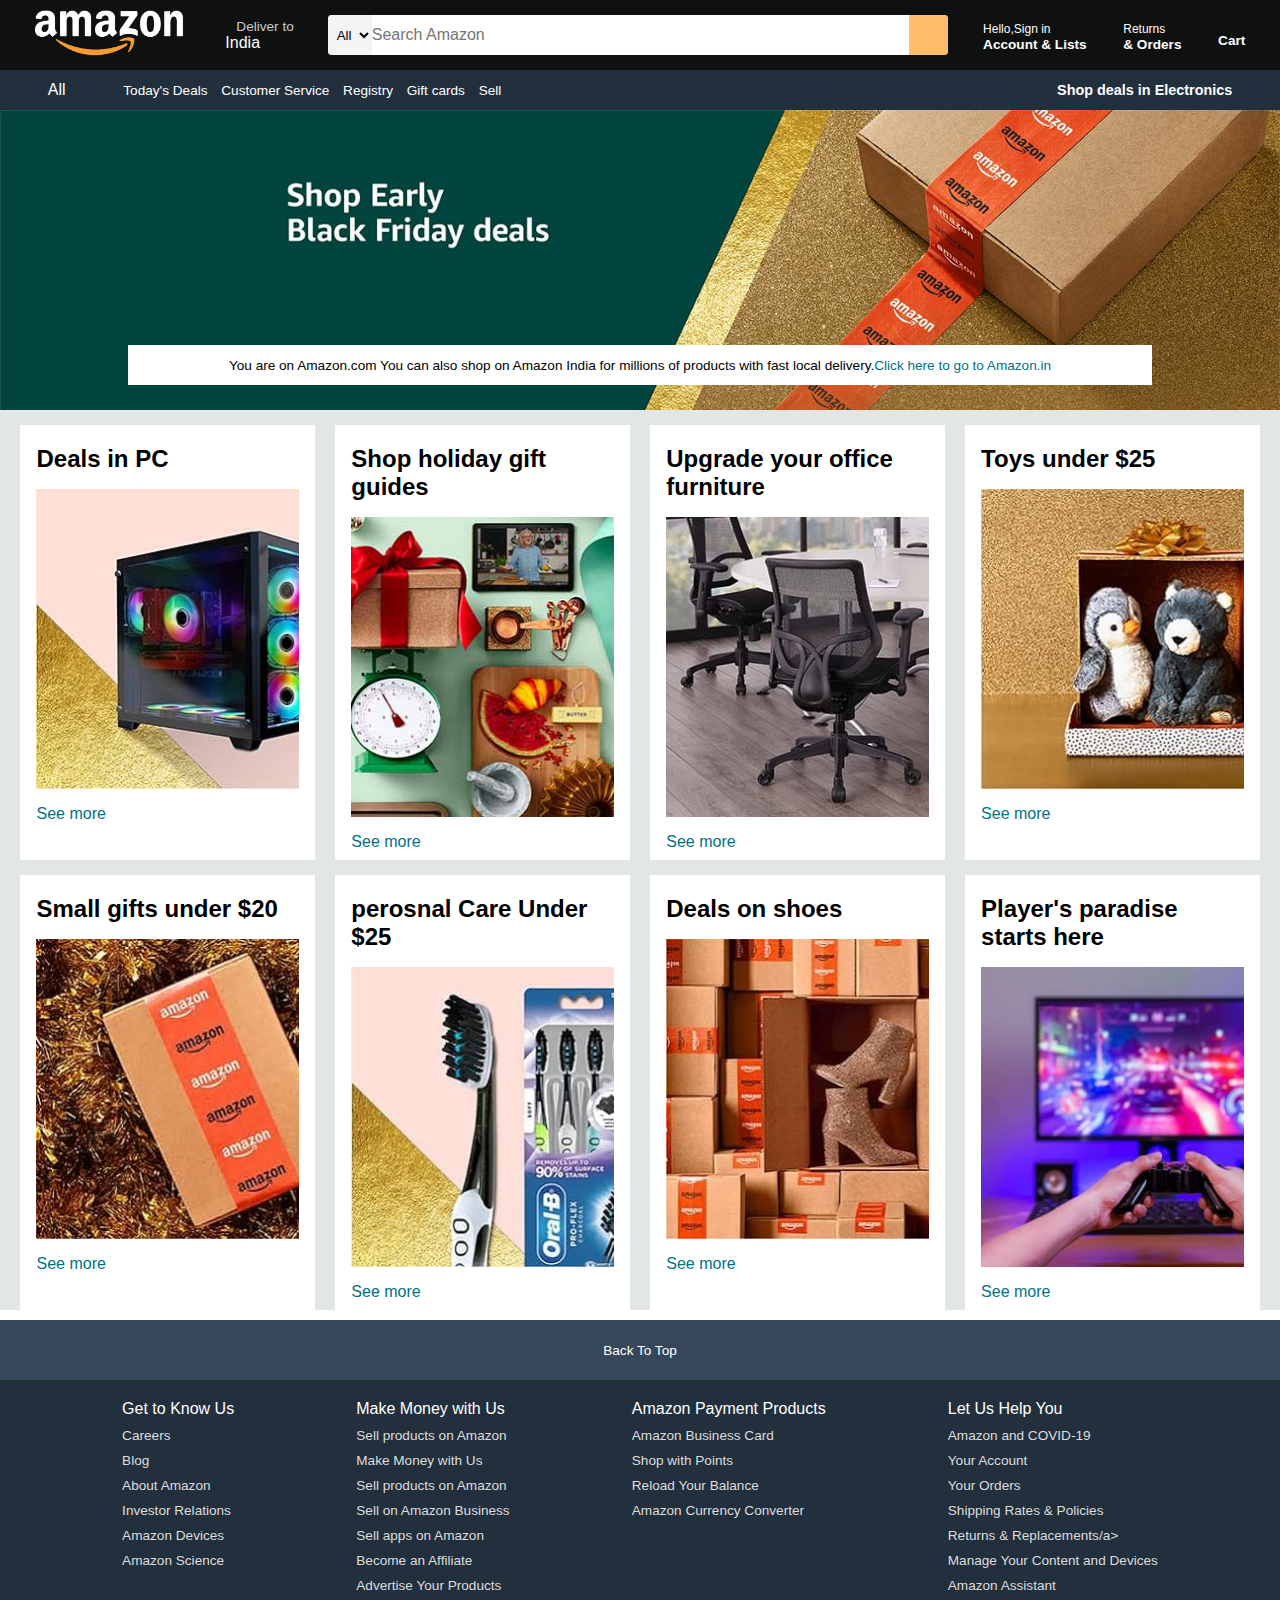
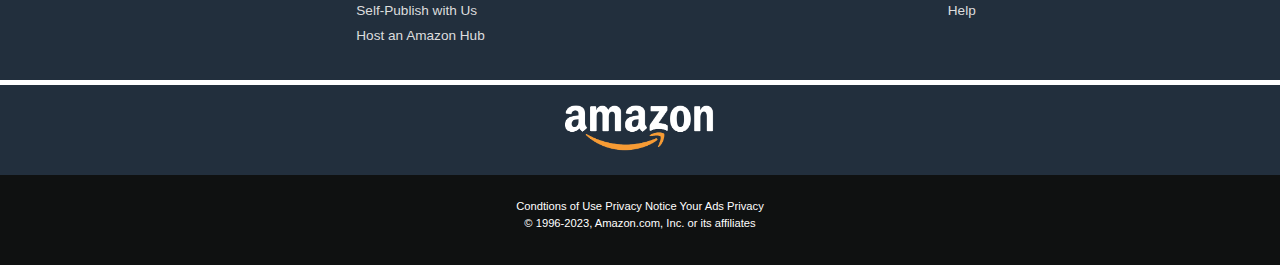
<file: Front_End_Web_Development_Projects/Amazon Clone/index.html>
<!DOCTYPE html>
<html lang="en">

<head>
    <meta charset="UTF-8">
    <meta name="viewport" content="width=device-width, initial-scale=1.0">
    <link rel="stylesheet" href="style.css">
    <link rel="stylesheet" href="https://cdnjs.cloudflare.com/ajax/libs/font-awesome/6.4.2/css/all.min.css"
        integrity="sha512-z3gLpd7yknf1YoNbCzqRKc4qyor8gaKU1qmn+CShxbuBusANI9QpRohGBreCFkKxLhei6S9CQXFEbbKuqLg0DA=="
        crossorigin="anonymous" referrerpolicy="no-referrer" />
    <title>Amazon</title>
</head>

<body>
    <header>
        <div class="navbar">
            <div class="nav-logo border">
                <div class="logo"></div>
            </div>
            <div class="nav-address border">
                <p class="add-del">Deliver to</p>
                <div class="add-icon">
                    <i class="fa-solid fa-location-dot"></i>
                    <p class="add-place">India</p>
                </div>
            </div>

            <div class="nav-search">
                <select class="search-select">
                    <option value="">All</option>
                </select>
                <input placeholder="Search Amazon" type="text" class="search-input">
                <div class="search-icon"><i class="fa-solid fa-magnifying-glass"></i></div>
            </div>

            <div class="nav-signin border">
                <p><span>Hello,Sign in</span></p>
                <p class="nav-second">Account & Lists</p>
            </div>

            <div class="nav-return border">
                <p><span>Returns</span></p>
                <p class="nav-second">& Orders</p>
            </div>

            <div class="nav-cart border">
                <i class="fa-solid fa-cart-shopping"></i>
                Cart
            </div>
        </div>
        <div class="panel">
            <div class="panel-all">
                <i class="fa-solid fa-bars"></i>
                All
            </div>
            <div class="panel-ops">
                <p>Today's Deals</p>
                <p>Customer Service</p>
                <p>Registry</p>
                <p>Gift cards</p>
                <p>Sell</p>
            </div>
            <div class="panel-deals">
                Shop deals in Electronics
            </div>
        </div>
    </header>

    <div class="hero-section">
        <div class="hero-msg">You are on Amazon.com You can also shop on Amazon India for millions of products with fast
            local delivery. <a href="">Click here to go to Amazon.in</a></div>
    </div>

    <div class="shop-section">
        <div class="box1 box">
            <div class="box-content">
                <h2>Deals in PC</h2>
                <div class="box-img" style="background-image: url('./resources/dealsinpc.jpg');"></div>
                <p>See more</p>
            </div>
        </div>
        <div class="box2 box">
            <div class="box-content">
                <h2>Shop holiday gift guides</h2>
                <div class="box-img" style="background-image: url('./resources/giftguides.jpg');"></div>
                <p>See more</p>
            </div>
        </div>
        <div class="box3 box">
            <div class="box-content">
                <h2>Upgrade your office furniture</h2>
                <div class="box-img" style="background-image: url('./resources/officefunrniture.jpg');"></div>
                <p>See more</p>
            </div>
        </div>
        <div class="box4 box">
            <div class="box-content">
                <h2>Toys under $25</h2>
                <div class="box-img" style="background-image: url('./resources/under25.jpg');"></div>
                <p>See more</p>
            </div>
        </div>
        <div class="box5 box">
            <div class="box-content">
                <h2>Small gifts under $20</h2>
                <div class="box-img" style="background-image: url('./resources/under20.jpg');"></div>
                <p>See more</p>
            </div>
        </div>
        <div class="box6 box">
            <div class="box-content">
                <h2>perosnal Care Under $25</h2>
                <div class="box-img" style="background-image: url('./resources/personalcare.jpg');"></div>
                <p>See more</p>
            </div>
        </div>
        <div class="box7 box">
            <div class="box-content">
                <h2>Deals on shoes</h2>
                <div class="box-img" style="background-image: url('./resources/dealsonshoes.jpg');"></div>
                <p>See more</p>
            </div>
        </div>
        <div class="box8 box">
            <div class="box-content">
                <h2>Player's paradise starts here</h2>
                <div class="box-img" style="background-image: url('./resources/gaming.jpg');"></div>
                <p>See more</p>
            </div>
        </div>
    </div>

    <footer>
        <div class="foot-panel1">
            Back To Top
        </div>

        <div class="foot-panel2">
            <ul>
                <p>Get to Know Us</p>
                <a>Careers</a>
                <a>Blog</a>
                <a>About Amazon</a>
                <a>Investor Relations</a>
                <a>Amazon Devices</a>
                <a>Amazon Science</a>
            </ul>
            <ul>
                <p>Make Money with Us</p>
                <a>Sell products on Amazon</a>
                <a>Make Money with Us</a>
                <a>Sell products on Amazon</a>
                <a>Sell on Amazon Business</a>
                <a>Sell apps on Amazon</a>
                <a>Become an Affiliate</a>
                <a>Advertise Your Products</a>
                <a>Self-Publish with Us</a>
                <a>Host an Amazon Hub</a>
            </ul>
            <ul>
                <p>Amazon Payment Products</p>
                <a>Amazon Business Card</a>
                <a>Shop with Points</a>
                <a>Reload Your Balance</a>
                <a>Amazon Currency Converter</a>
            </ul>
            <ul>
                <p>Let Us Help You</p>
                <a>Amazon and COVID-19</a>
                <a>Your Account</a>
                <a>Your Orders</a>
                <a>Shipping Rates & Policies</a>
                <a>Returns & Replacements/a>
                <a>Manage Your Content and Devices</a>
                <a>Amazon Assistant</a>
                <a>Help</a>
            </ul>
        </div>

        <div class="foot-panel3">
            <div class="logo"></div>
        </div>

        <div class="foot-panel4">
            <div class="pages">
                <a>Condtions of Use</a>
                <a>Privacy Notice</a>
                <a>Your Ads Privacy</a>
            </div>
            <div class="copyright">
                © 1996-2023, Amazon.com, Inc. or its affiliates
            </div>
        </div>
    </footer>
</body>
</html>
</file>
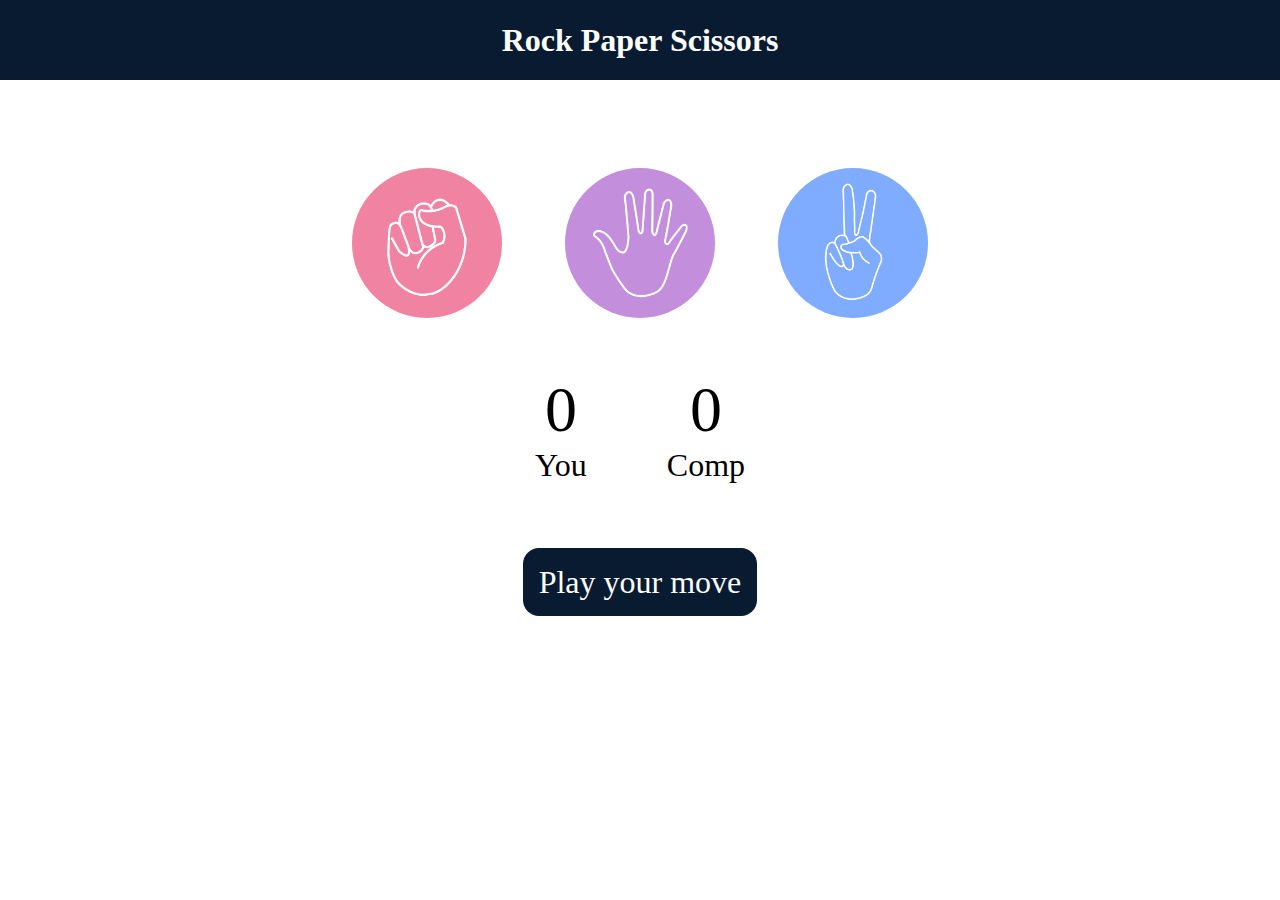
<file: Front_End_Web_Development_Projects/Rock Paper Scissors/index.html>
<!DOCTYPE html>
<html lang="en">
<head>
    <meta charset="UTF-8" />
    <meta name="viewport" content="width=device-width, initial-scale=1.0" />
    <title>Rock Paper Scissors Game</title>
    <link rel="stylesheet" href="style.css" />
</head>
<body>
    <h1>Rock Paper Scissors</h1>
    <div class="choices">
        <div class="choice" id="rock">
            <img src="./images/rock.png" />
        </div>
        <div class="choice" id="paper">
            <img src="./images/paper.png" />
        </div>
        <div class="choice" id="scissors">
            <img src="./images/scissors.png" />
        </div>
    </div>

    <div class="score-board">
        <div class="score">
            <p id="user-score">0</p>
            <p>You</p>
        </div>
        <div class="score">
            <p id="comp-score">0</p>
            <p>Comp</p>
        </div>
    </div>

    <div class="msg-container">
        <p id="msg">Play your move</p>
    </div>
    <script src="app.js"></script>
</body>

</html>
</file>
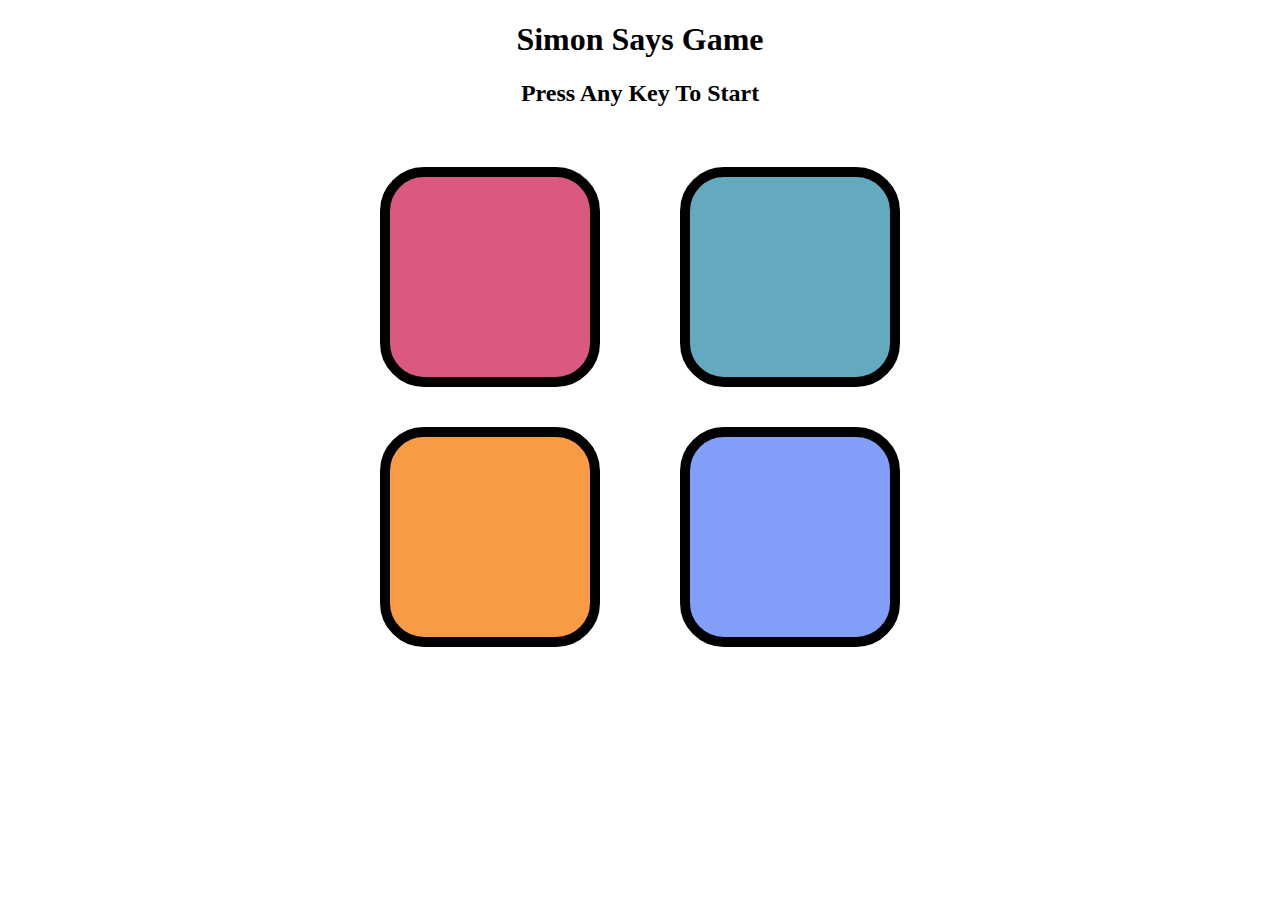
<file: Front_End_Web_Development_Projects/Simon Game/index.html>
<!DOCTYPE html>
<html lang="en">

<head>
    <meta charset="UTF-8">
    <meta name="viewport" content="width=device-width, initial-scale=1.0">
    <title>Simon Says Game</title>
    <link rel="stylesheet" href="style.css">
</head>

<body>
    <h1>Simon Says Game</h1>
    <h2>Press Any Key To Start</h2>
    <div class="btn-container">
        <div class="line-one">
            <div class="btn red" type="button" id="red"></div>
            <div class="btn yellow" type="button" id="yellow"></div>
        </div>
        <div class="line-two">
            <div class="btn green" type="button" id="green"></div>
            <div class="btn purple" type="button" id="purple"></div>
        </div>
    </div>
    <script src="app.js"></script>
</body>
</html>
</file>
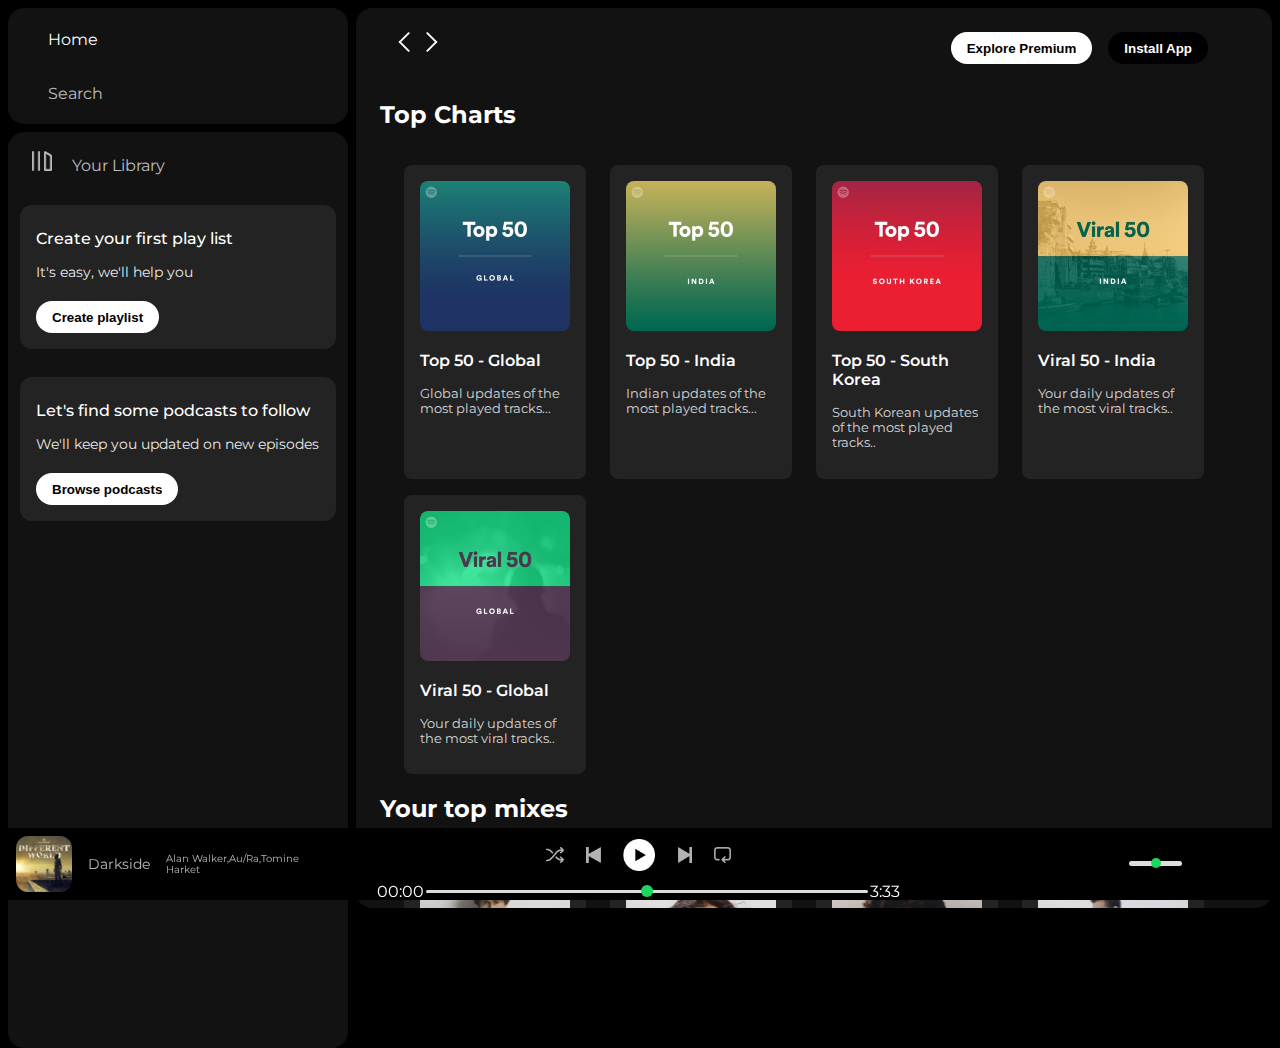
<file: Front_End_Web_Development_Projects/Spotify Clone/index.html>
<!DOCTYPE html>
<html lang="en">

<head>
    <meta charset="UTF-8">
    <meta name="viewport" content="width=device-width, initial-scale=1.0">
    <link rel="stylesheet" href="https://cdnjs.cloudflare.com/ajax/libs/font-awesome/6.4.2/css/all.min.css"
        integrity="sha512-z3gLpd7yknf1YoNbCzqRKc4qyor8gaKU1qmn+CShxbuBusANI9QpRohGBreCFkKxLhei6S9CQXFEbbKuqLg0DA=="
        crossorigin="anonymous" referrerpolicy="no-referrer" />
    <link rel="stylesheet" href="style.css">
    <link rel="icon" href="./assets/logo.png">
    <title>Spotify - Web Player: Music for everyone</title>
    <link rel="preconnect" href="https://fonts.googleapis.com">
    <link rel="preconnect" href="https://fonts.gstatic.com" crossorigin>
    <link href="https://fonts.googleapis.com/css2?family=Montserrat:wght@300;400;500;600;700&display=swap"
        rel="stylesheet">
</head>

<body>
    <div class="main">
        <div class="sidebar">
            <div class="nav">
                <div class="nav-option" style="opacity: 1;">
                    <i class="fa-solid fa-house"></i>
                    <a href="#">Home</a>
                </div>
                <div class="nav-option">
                    <i class="fa-solid fa-magnifying-glass"></i>
                    <a href="#">Search</a>
                </div>
            </div>
            <div class="library">
                <div class="options">
                    <div class="lib-option nav-option">
                        <img src="./assets/library_icon.png" alt="">
                        <a href="#">Your Library</a>
                    </div>
                    <div class="icons">
                        <i class="fa-solid fa-plus"></i>
                        <i class="fa-solid fa-arrow-right"></i>
                    </div>
                </div>
                <div class="lib-box">
                    <div class="box">
                        <p class="box-p1">Create your first play list</p>
                        <p class="box-p2">It's easy, we'll help you</p>
                        <button class="badge">Create playlist</button>
                    </div>
                    <div class="box">
                        <p class="box-p1">Let's find some podcasts to follow</p>
                        <p class="box-p2">We'll keep you updated on new episodes</p>
                        <button class="badge">Browse podcasts</button>
                    </div>
                </div>
            </div>
        </div>
        <div class="main-content">
            <div class="sticky-nav">
                <div class="sticky-nav-icons">
                    <img src="./assets/backward_icon.png" alt="">
                    <img src="./assets/forward_icon.png" alt="" class="hide">
                </div>
                <div class="sticky-nav-options">
                    <button class="badge nav-item hide">Explore Premium</button>
                    <button class="badge nav-item dark-badge"><i class="fa-regular fa-circle-down"></i> Install
                        App</button>
                    <i class="fa-regular fa-user"></i>
                </div>
            </div>
            <h2>Top Charts</h2>
            <div class="cards-container">
                <div class="card">
                    <img class="card-img" src="./assets/top50global.jpeg" alt="">
                    <p class="card-title">Top 50 - Global</p>
                    <p class="card-info">Global updates of the most played tracks...</p>
                </div>
                <div class="card">
                    <img class="card-img" src="./assets/icontop50.jpg" alt="">
                    <p class="card-title">Top 50 - India</p>
                    <p class="card-info">Indian updates of the most played tracks...</p>
                </div>
                <div class="card">
                    <img class="card-img" src="./assets/top50southkorea.jpg" alt="" >
                    <p class="card-title">Top 50 - South Korea</p>
                    <p class="card-info">South Korean updates of the most played tracks..</p>
                </div>
                <div class="card">
                    <img class="card-img" src="./assets/viral50india.jpg" alt="" >
                    <p class="card-title">Viral 50 - India</p>
                    <p class="card-info">Your daily updates of the most viral tracks..</p>
                </div>
                <div class="card">
                    <img class="card-img" src="./assets/viral50global.jpg" alt="">
                    <p class="card-title">Viral 50 - Global</p>
                    <p class="card-info">Your daily updates of the most viral tracks..</p>
                </div>
            </div>

            <h2>Your top mixes</h2>
            <div class="cards-container">
                <div class="card">
                    <img class="card-img" src="./assets/2000smix.jpeg" alt="">
                    <p class="card-title">2000s Mix</p>
                    <p class="card-info">Sonu Nigam,Shankar-Ehsaan-Loy,KK and more...</p>
                </div>
                <div class="card">
                    <img class="card-img" src="./assets/moodymix.jpeg" alt="">
                    <p class="card-title">Moody Mix</p>
                    <p class="card-info">Payal dev,Jax,Ruth B and more...</p>
                </div>
                <div class="card">
                    <img class="card-img" src="./assets/popmix.jpeg" alt="">
                    <p class="card-title">Pop Mix</p>
                    <p class="card-info">Charlie Puth,Dua Lipa,Justin Bieber...</p>
                </div>
                <div class="card">
                    <img class="card-img" src="./assets/romantic mix.jpeg" alt="">
                    <p class="card-title">Romantic Mix</p>
                    <p class="card-info">Arjit Singh,Atif Aslam,Sohail Sen,...</p>
                </div>
                <div class="card">
                    <img class="card-img" src="./assets/badshah mix.jpeg" alt="">
                    <p class="card-title">Badshah Mix</p>
                    <p class="card-info">Himedh Reshammiya,Benny Dayal and Guru...</p>
                </div>
            </div>

            <h2>Made For Rohan</h2>
            <div class="cards-container">
                <div class="card">
                    <img class="card-img" src="./assets/dailymix1.jpeg" alt="">
                    <p class="card-title">Daily Mix 1</p>
                    <p class="card-info">Arjit Singh,Salman khan,Pritam and more...</p>
                </div>
                <div class="card">
                    <img class="card-img" src="./assets/dailymix2.jpeg" alt="">
                    <p class="card-title">Daily Mix 2</p>
                    <p class="card-info">Pritam, Shankar-Ehsaan-Loy,Tulsi Kumar and more...</p>
                </div>
                <div class="card">
                    <img class="card-img" src="./assets/dailymix3.jpeg" alt="">
                    <p class="card-title">Daily Mix 3</p>
                    <p class="card-info">Atif aslam,Neeraj Shridhar,Kavita Sth and more...</p>
                </div>
                <div class="card">
                    <img class="card-img" src="./assets/dailymix4.jpeg" alt="">
                    <p class="card-title">Daily Mix 4</p>
                    <p class="card-info">Pritam, Badshah, Shrey Singhal and more...</p>
                </div>
                <div class="card">
                    <img class="card-img" src="./assets/dailymix5.jpeg" alt="">
                    <p class="card-title">Daily Mix 5</p>
                    <p class="card-info">Himedh Reshammiya,Benny Dayal and Guru...</p>
                </div>
            </div>
            
            <h2>Featured Charts</h2>
            <div class="cards-container">
                <div class="card">
                    <img class="card-img" src="./assets/topsongsglobal.jpeg" alt="">
                    <p class="card-title">Top Songs Global</p>
                    <p class="card-info">Your daily updates of the most played tracks</p>
                </div>
                <div class="card">
                    <img class="card-img" src="./assets/topsongsindia.jpeg" alt="">
                    <p class="card-title">Top Songs India</p>
                    <p class="card-info">Your daily updates of the most played tracks</p>
                </div>
                <div class="card">
                    <img class="card-img" src="./assets/top50global.jpeg" alt="">
                    <p class="card-title">Top 50 - Global</p>
                    <p class="card-info">Your daily updates of the most played tracks</p>
                </div>
                <div class="card">
                    <img class="card-img" src="./assets/topchartsworldwide.jpeg" alt="">
                    <p class="card-title">Top Charts Worldwide</p>
                    <p class="card-info">Listen Top Songs Global in one playlist...</p>
                </div>
                <div class="card">
                    <img class="card-img" src="./assets/charts2022.jpeg" alt="">
                    <p class="card-title">Top Charts 2022</p>
                    <p class="card-info">2022 - Various Artists</p>
                </div>
            </div>
            <h2>Top of 2022</h2>
            <div class="cards-container">
                <div class="card">
                    <img class="card-img" src="./assets/tophitsof2022_1.jpeg" alt="">
                    <p class="card-title">Top Hits of 2022</p>
                    <p class="card-info">Your hits of the 2022</p>
                </div>
                <div class="card">
                    <img class="card-img" src="./assets/Topartistsof2022.jpeg" alt="">
                    <p class="card-title">Top artist of 2022 India</p>
                    <p class="card-info">By Spotify</p>
                </div>
                <div class="card">
                    <img class="card-img" src="./assets/tophinditracks.jpeg" alt="">
                    <p class="card-title">Top Hindi tracks of 2022</p>
                    <p class="card-info">By Spotify</p>
                </div>
                <div class="card">
                    <img class="card-img" src="./assets/bestof2022tophits.jpeg" alt="">
                    <p class="card-title">Best of 2022</p>
                    <p class="card-info">2022 - Various Artist</p>
                </div>
                <div class="card">
                    <img class="card-img" src="./assets/tophitsof2022.jpeg" alt="">
                    <p class="card-title">Top Hits 2022</p>
                    <p class="card-info">Listen Top Hit Songs in one playlist...</p>
                </div>
            </div>
            <div class="footer">
                <div class="line"></div>
            </div>
        </div>
        <div class="music-player">
            <div class="album">
                <img class="albumimg" src="./assets/currentsong.jpeg" alt="">
                <p class="albumname text" >Darkside</p>
                <p class="artistname text">Alan Walker,Au/Ra,Tomine Harket</p>
                <i class="fa-regular fa-heart"></i>
            </div>
            <div class="player">
                <div class="player-controls">
                    <img class="player-control-icon" src="./assets/player_icon1.png" alt="">
                    <img class="player-control-icon" src="./assets/player_icon2.png" alt="">
                    <img class="player-control-icon" src="./assets/player_icon3.png" alt="" style="opacity: 1; height:2rem;">
                    <img class="player-control-icon" src="./assets/player_icon4.png" alt="">
                    <img class="player-control-icon" src="./assets/player_icon5.png" alt="">
                </div>
                <div class="playback-bar">
                    <span class="curr-time">00:00</span>
                    <input type="range" min="0" max="100" class="progress-bar1" step="1">
                    <span class="tot-time">3:33</span>
                </div>
            </div>
            <div class="controls">
                <i class="fa-solid fa-expand"></i>
                <i class="fa-solid fa-microphone"></i>
                <i class="fa-solid fa-layer-group"></i>
                <i class="fa-solid fa-tv"></i>
                <div class="volume-control">
                    <i class="fa-solid fa-volume-low"></i>
                    <input type="range" min="0" max="100" class="progress-bar2" step="1">
                    <i class="fa-solid fa-volume-high"></i>
                </div>
                
            </div>
        </div>
    </div>
</body>
</html>
</file>
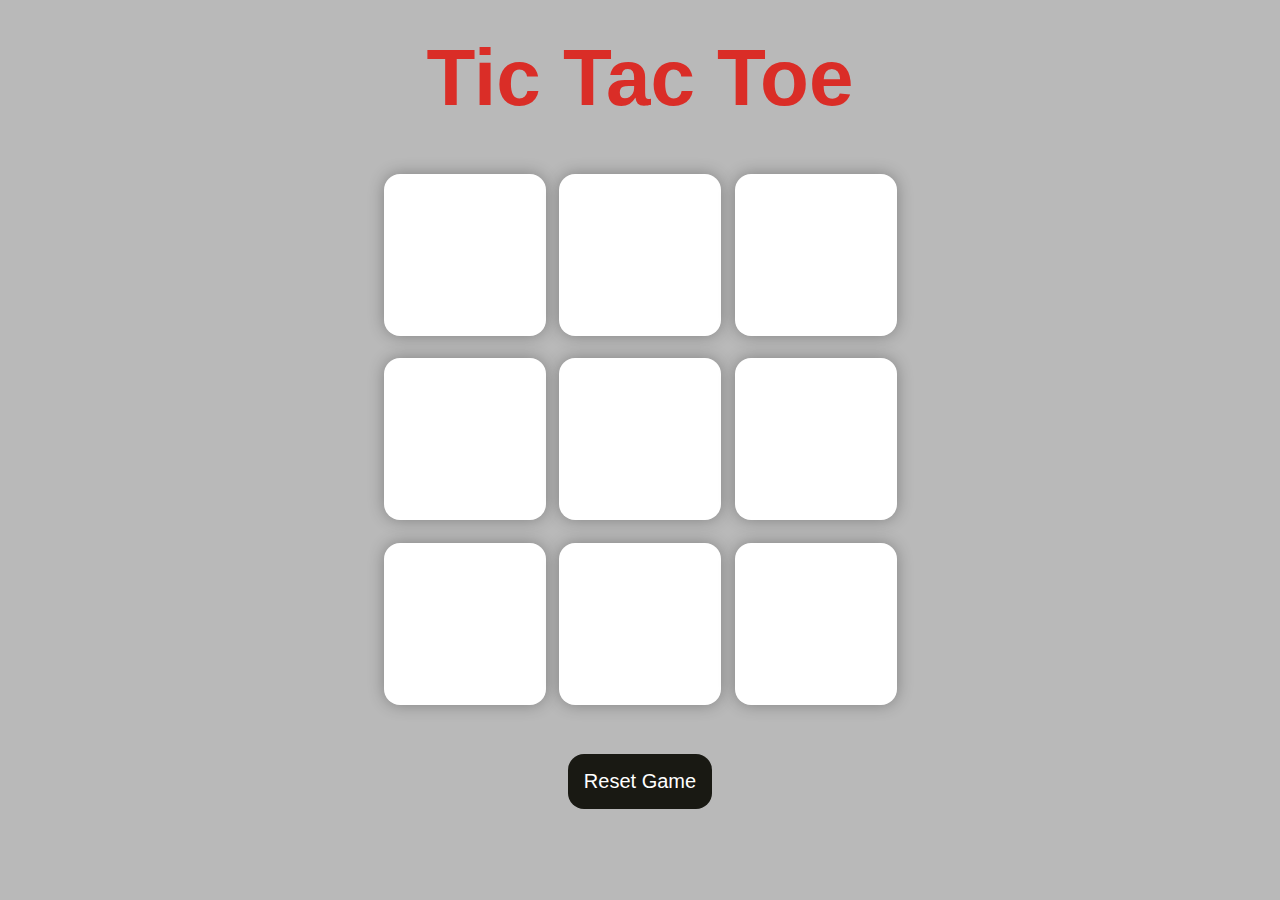
<file: Front_End_Web_Development_Projects/Tic Tac Toe/index.html>
<!DOCTYPE html>
<html lang="en">

<head>
  <meta charset="UTF-8" />
  <meta name="viewport" content="width=device-width, initial-scale=1.0" />
  <title>Tic-Tac-Toe Game</title>
  <link rel="stylesheet" href="style.css" />
</head>

<body>
  <div class="msg-container hide">
    <p id="msg">Winner</p>
    <button id="new-btn">New Game</button>
  </div>
  <main>
    <h1>Tic Tac Toe</h1>
    <div class="container">
      <div class="game">
        <button class="box"></button>
        <button class="box"></button>
        <button class="box"></button>
        <button class="box"></button>
        <button class="box"></button>
        <button class="box"></button>
        <button class="box"></button>
        <button class="box"></button>
        <button class="box"></button>
      </div>
    </div>
    <button id="reset-btn">Reset Game</button>
  </main>
  <script src="script.js"></script>
</body>

</html>
</file>
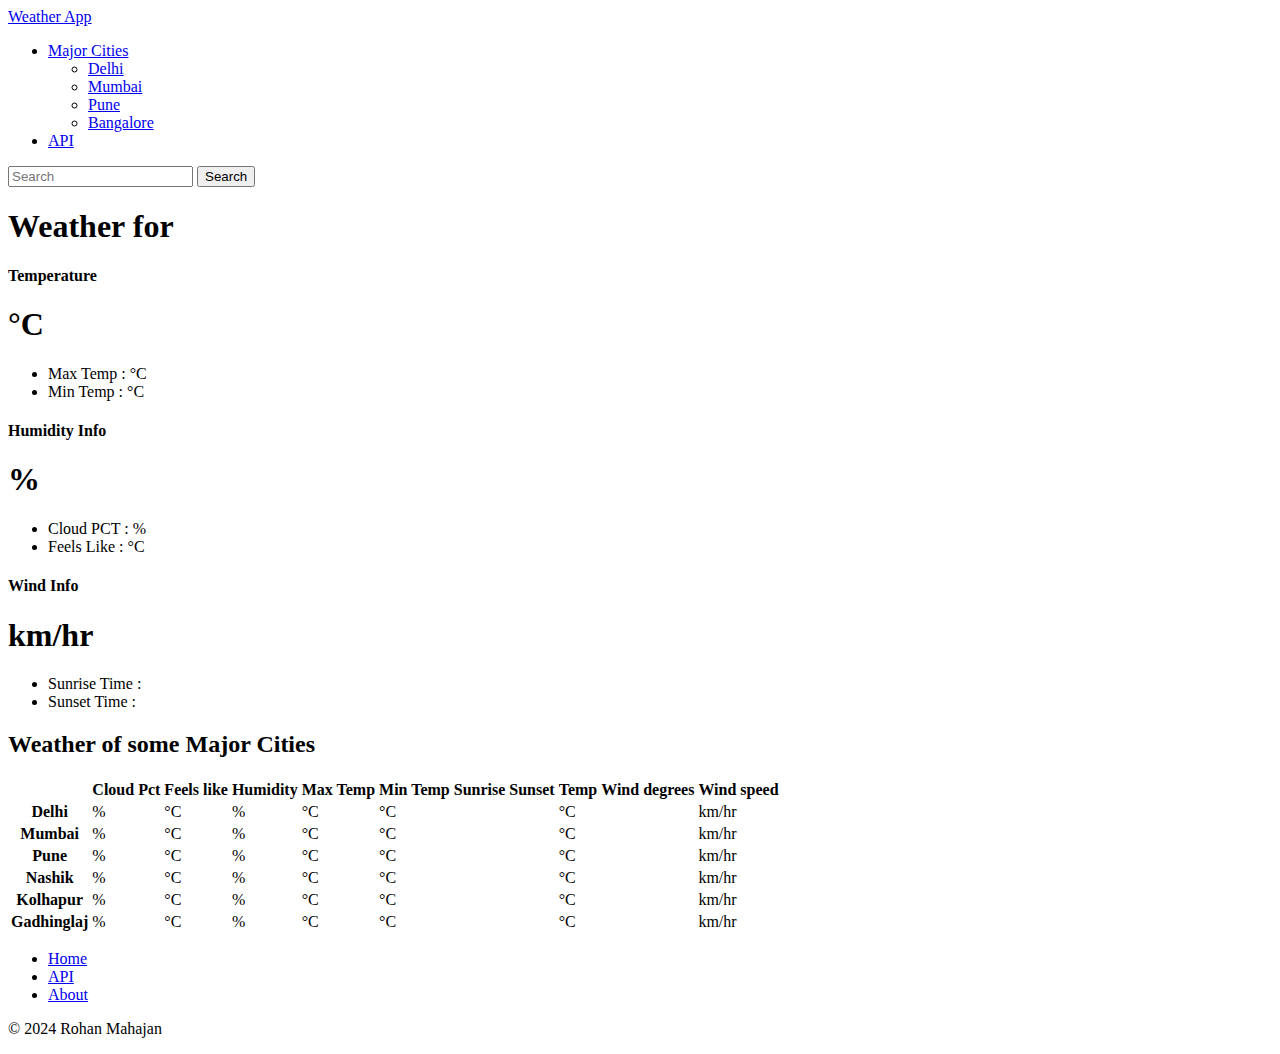
<file: Front_End_Web_Development_Projects/Weather App/index.html>
<!doctype html>
<html lang="en">

<head>
    <meta charset="utf-8">
    <meta name="viewport" content="width=device-width, initial-scale=1">
    <title>Weather App</title>
    <link href="https://cdn.jsdelivr.net/npm/bootstrap@5.3.2/dist/css/bootstrap.min.css" rel="stylesheet"
        integrity="sha384-T3c6CoIi6uLrA9TneNEoa7RxnatzjcDSCmG1MXxSR1GAsXEV/Dwwykc2MPK8M2HN" crossorigin="anonymous">
</head>

<body>
    <nav class="navbar navbar-expand-lg bg-body-tertiary ">
        <div class="container-fluid">
            <a class="navbar-brand" href="#">Weather App</a>
            <div class="collapse navbar-collapse" id="navbarSupportedContent">
                <ul class="navbar-nav me-auto mb-2 mb-lg-0">
                    <li class="nav-item dropdown">
                        <a class="nav-link dropdown-toggle" href="#" role="button" data-bs-toggle="dropdown"
                            aria-expanded="false">
                            Major Cities
                        </a>
                        <ul class="dropdown-menu">
                            <li><a class="dropdown-item" href="#" onclick="getWeather('Delhi')">Delhi</a></li>
                            <li><a class="dropdown-item" href="#" onclick="getWeather('Mumbai')">Mumbai</a></li>
                            <li><a class="dropdown-item" href="#" onclick="getWeather('Pune')">Pune</a></li>
                            <li><a class="dropdown-item" href="#" onclick="getWeather('Bangalore')">Bangalore</a></li>
                        </ul>
                    </li>
                    <li class="nav-item">
                        <a class="nav-link" href="https://api-ninjas.com/api/weather" target="_blank">API</a>
                    </li>
                </ul>
                <form class="d-flex" role="search">
                    <input id="city" class="form-control me-2" type="search" placeholder="Search" aria-label="Search">
                    <button class="btn btn-outline-success" type="submit" id="submit">Search</button>
                </form>
            </div>
        </div>
    </nav>

    <div class="container">
        <main>
            <h1 class="my-4 text-center"> Weather for <span id="cityName"></span></h1>
            <div class="row row-cols-1 row-cols-md-3 mb-3 text-center">
                <div class="col">
                    <div class="card mb-4 rounded-3 shadow-sm border-primary">
                        <div class="card-header py-3 text-bg-primary">
                            <h4 class="my-0 fw-normal">Temperature</h4>
                        </div>
                        <div class="card-body">
                            <h1 class="card-title pricing-card-title"><span id="temp"></span>&deg;C</h1>
                            <ul class="list-unstyled mt-3 mb-4">
                                <li>Max Temp : <span id="max_temp"></span>&deg;C</li>
                                <li>Min Temp : <span id="min_temp"></span>&deg;C</li>
                            </ul>
                        </div>
                    </div>
                </div>
                <div class="col">
                    <div class="card mb-4 rounded-3 shadow-sm border-primary">
                        <div class="card-header py-3 text-bg-primary">
                            <h4 class="my-0 fw-normal">Humidity Info</h4>
                        </div>
                        <div class="card-body">
                            <h1 class="card-title pricing-card-title"><span id="humidity"></span> %</h1>
                            <ul class="list-unstyled mt-3 mb-4">
                                <li>Cloud PCT : <span id="cloud_pct"></span>%</li>
                                <li>Feels Like : <span id="feels_like"></span>&deg;C</li>
                            </ul>
                        </div>
                    </div>
                </div>
                <div class="col">
                    <div class="card mb-4 rounded-3 shadow-sm border-primary">
                        <div class="card-header py-3 text-bg-primary">
                            <h4 class="my-0 fw-normal">Wind Info</h4>
                        </div>
                        <div class="card-body">
                            <h1 class="card-title pricing-card-title"><span id="wind_speed"></span> km/hr</h1>
                            <ul class="list-unstyled mt-3 mb-4">
                                <li>Sunrise Time : <span id="sunrise"></span></li>
                                <li>Sunset Time : <span id="sunset"></span></li>
                            </ul>
                        </div>
                    </div>
                </div>
            </div>

            <h2 class="display-6 text-center mb-4">Weather of some Major Cities</h2>

            <div class="table-responsive">
                <table class="table text-center">
                    <thead>
                        <tr>
                            <th style="width: auto;"></th>
                            <th style="width: auto;">Cloud Pct</th>
                            <th style="width: auto;">Feels like</th>
                            <th style="width: auto;">Humidity</th>
                            <th style="width: auto;">Max Temp</th>
                            <th style="width: auto;">Min Temp</th>
                            <th style="width: auto;">Sunrise</th>
                            <th style="width: auto;">Sunset</th>
                            <th style="width: auto;">Temp</th>
                            <th style="width: auto;">Wind degrees</th>
                            <th style="width: auto;">Wind speed</th>
                        </tr>
                    </thead>
                    <tbody>
                        <tr>
                            <th scope="row" class="text-start">Delhi</th>
                            <td><span id="cloudD"></span>%</td>
                            <td><span id="feelsD"></span>&deg;C</td>
                            <td><span id="humD"></span>%</td>
                            <td><span id="maxTD"></span>&deg;C</td>
                            <td><span id="minTD"></span>&deg;C</td>
                            <td><span id="sunRD"></span></td>
                            <td><span id="sunSD"></span></td>
                            <td><span id="tempD"></span>&deg;C</td>
                            <td><span id="windDD"></span></td>
                            <td><span id="windSD"></span> km/hr</td>
                        </tr>
                        <tr>
                            <th scope="row" class="text-start">Mumbai</th>
                            <td><span id="cloudM"></span>%</td>
                            <td><span id="feelsM"></span>&deg;C</td>
                            <td><span id="humM"></span>%</td>
                            <td><span id="maxTM"></span>&deg;C</td>
                            <td><span id="minTM"></span>&deg;C</td>
                            <td><span id="sunRM"></span></td>
                            <td><span id="sunSM"></span></td>
                            <td><span id="tempM"></span>&deg;C</td>
                            <td><span id="windDM"></span></td>
                            <td><span id="windSM"></span> km/hr</td>
                        </tr>
                        <tr>
                            <th scope="row" class="text-start">Pune</th>
                            <td><span id="cloudP"></span>%</td>
                            <td><span id="feelsP"></span>&deg;C</td>
                            <td><span id="humP"></span>%</td>
                            <td><span id="maxTP"></span>&deg;C</td>
                            <td><span id="minTP"></span>&deg;C</td>
                            <td><span id="sunRP"></span></td>
                            <td><span id="sunSP"></span></td>
                            <td><span id="tempP"></span>&deg;C</td>
                            <td><span id="windDP"></span></td>
                            <td><span id="windSP"></span> km/hr</td>
                        </tr>
                    </tbody>

                    <tbody>
                        <tr>
                            <th scope="row" class="text-start">Nashik</th>
                            <td><span id="cloudN"></span>%</td>
                            <td><span id="feelsN"></span>&deg;C</td>
                            <td><span id="humN"></span>%</td>
                            <td><span id="maxTN"></span>&deg;C</td>
                            <td><span id="minTN"></span>&deg;C</td>
                            <td><span id="sunRN"></span></td>
                            <td><span id="sunSN"></span></td>
                            <td><span id="tempN"></span>&deg;C</td>
                            <td><span id="windDN"></span></td>
                            <td><span id="windSN"></span> km/hr</td>
                        </tr>
                        <tr>
                            <th scope="row" class="text-start">Kolhapur</th>
                            <td><span id="cloudK"></span>%</td>
                            <td><span id="feelsK"></span>&deg;C</td>
                            <td><span id="humK"></span>%</td>
                            <td><span id="maxTK"></span>&deg;C</td>
                            <td><span id="minTK"></span>&deg;C</td>
                            <td><span id="sunRK"></span></td>
                            <td><span id="sunSK"></span></td>
                            <td><span id="tempK"></span>&deg;C</td>
                            <td><span id="windDK"></span></td>
                            <td><span id="windSK"></span> km/hr</td>
                        </tr>
                        <tr>
                            <th scope="row" class="text-start">Gadhinglaj</th>
                            <td><span id="cloudG"></span>%</td>
                            <td><span id="feelsG"></span>&deg;C</td>
                            <td><span id="humG"></span>%</td>
                            <td><span id="maxTG"></span>&deg;C</td>
                            <td><span id="minTG"></span>&deg;C</td>
                            <td><span id="sunRG"></span></td>
                            <td><span id="sunSG"></span></td>
                            <td><span id="tempG"></span>&deg;C</td>
                            <td><span id="windDG"></span></td>
                            <td><span id="windSG"></span> km/hr</td>
                        </tr>
                    </tbody>
                </table>
            </div>
        </main>
    </div>
    <div class="container">
        <footer class="py-3 my-4">
            <ul class="nav justify-content-center border-bottom pb-3 mb-3">
                <li class="nav-item"><a href="#" class="nav-link px-2 text-muted">Home</a></li>
                <li class="nav-item"><a class="nav-link px-2 text-muted" href="https://api-ninjas.com/api/weather" target="_blank">API</a></li>
                <li class="nav-item"><a href="#" class="nav-link px-2 text-muted">About</a></li>
            </ul>
            <p class="text-center text-muted">© 2024 Rohan Mahajan</p>
        </footer>
    </div>
    <script src="https://cdn.jsdelivr.net/npm/bootstrap@5.3.2/dist/js/bootstrap.bundle.min.js"
        integrity="sha384-C6RzsynM9kWDrMNeT87bh95OGNyZPhcTNXj1NW7RuBCsyN/o0jlpcV8Qyq46cDfL"
        crossorigin="anonymous"></script>
    <script src="./script.js"></script>
</body>

</html>
</file>
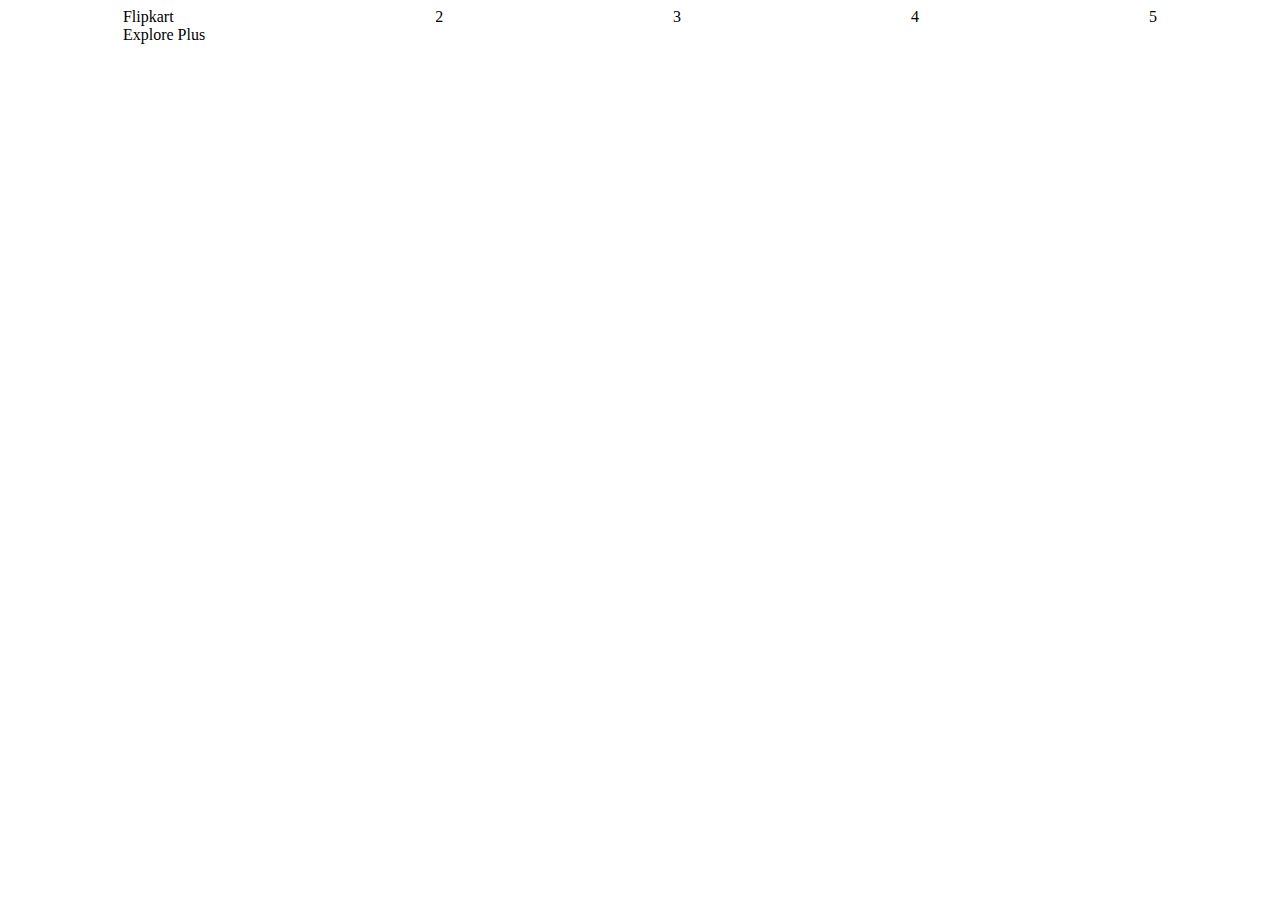
<file: Front_End_Web_Development_Projects/HTML_&_CSS_Projects/Flipkart Clone/index.html>
<!DOCTYPE html>
<html lang="en">
<head>
    <meta charset="UTF-8">
    <meta name="viewport" content="width=device-width, initial-scale=1.0">
    <title>Flipkart</title>
    <link rel="stylesheet" href="style.css">
</head>
<body>
    <nav>
        <div id="nav">
            <div id="nav1">
                <span id="logo-name">
                    Flipkart
                </span> 
                <span>
                    Explore Plus
                </span>
            </div>
            <div>2</div>
            <div>3</div>
            <div>4</div>
            <div>5</div>
        </div>
    </nav>
</body>
</html>
</file>
<file: Front_End_Web_Development_Projects/Amazon Clone/style.css>
*{
    margin: 0;
    padding: 0;
    font-family: Arial, "Helvetica Neue", Helvetica, sans-serif;
    border: border-box;
}

.navbar{
    height: 70px;
    background-color: #0f1111;
    color: white;
    display: flex;
    align-items: center;
    justify-content: space-evenly;
}

.nav-logo{
    height: 50px;
    width: 150px;
}

.logo{
    background-image: url("./resources/amazon_logo.png");
    background-size: cover;
    height: 50px;
    width: 150px;
}

.border{
    border: 2px solid transparent;
}
.border:hover{
    border : 1.5px solid white;
    cursor: pointer;
}

/* box2 */

.add-del{
    color:#cccccc;
    font-size: 1rem;
    font-size: 0.85rem;
    margin-left: 15px
}

.add-place{
    font-size: 1rem;
    margin-left: 4px;
}

.add-icon{
    display: flex;
    align-items: center;
}

/* box3 */

.nav-search{
    display: flex;
    justify-content: space-evenly;
    background-color: pink;
    width: 620px;
    height: 40px;
    border-radius: 4px;
}

.search-select{
    background-color: #f3f3f3;
    width: 50px;
    text-align: center;
    border-bottom-left-radius: 4px;
    border-top-left-radius: 4px;
    border: none;
}

.search-input{
    width: 100%;
    font-size: 1rem;
    border: none;
}

.search-icon{
    width: 45px;
    display: flex;
    justify-content: center;
    align-items: center;
    font-size: 1.2rem;
    background-color:#FEBD69 ;
    border-bottom-right-radius: 4px;
    border-top-right-radius: 4px;
    color: #0f1111;
}

.search-icon:hover{
    cursor: pointer;
}

.nav-search:hover{
    border: 2px solid orange;
}

/* box4 */
span{
    font-size: 0.75rem;
}

.nav-second{
    font-size: 0.85rem; font-weight: 700;
}

/* box5 */
.nav-cart i {
    font-size: 30px;
}

.nav-cart{
    font-size: 0.85rem;
    font-weight: 700;
}

/* panel */

.panel{
    height: 40px;
    background-color: #222f3d;
    display: flex;
    color: white;
    align-items: center;
    justify-content: space-evenly;
}
.panel:hover{
    cursor: pointer;
}

.panel-ops p{
    display: inline;
    margin-left: 10px;
}

.panel-ops{
    width: 70%;
    font-size: 0.85rem;
}

.panel-deals{ 
    font-size: 0.9rem;
    font-weight: 700;
}

.hero-section{
    background-image: url("./resources/hero_image.jpg");
    background-size: cover;
    height: 300px;
    display: flex;
    justify-content: center;
    align-items: flex-end;
}
.hero-msg{
    background-color: white;
    color: black;
    height: 40px;
    display: flex;
    align-items: center;
    justify-content: center;
    font-size: 0.85rem;
    width: 80%;
    margin-bottom: 25px;
}
.hero-msg a{
    color: #007185;
    text-decoration: none;
}

/* shop section */
.shop-section{
    display: flex;
    flex-wrap: wrap;
    justify-content: space-evenly;
    background-color: #e2e7e6;
}

.box{

    height: 400px;
    width: 23%;
    background-color: white;
    padding: 20px 0px 15px;
    margin-top: 15px;
}

.box:hover{
    cursor: pointer;
}

.box-img{
    height: 300px;
    background-size: cover;
    margin-top: 1rem;
    margin-bottom: 1rem;
}

.box-content{
    margin-left: 1rem;
    margin-right: 1rem;
}

.box-content p{
    color: #007185;
}

/* footer */

footer{
    margin-top:10px;
}

.foot-panel1{
    background-color: #37475a;
    color: white;
    height: 60px;
    display: flex;
    justify-content: center;
    align-items: center;
    font-size: 0.85rem;
}
.foot-panel1:hover{
    cursor: pointer;
}

.foot-panel2{
    background-color: #222f3d;
    color: white;
    height: 300px;
    display: flex;
    justify-content: space-evenly;
}
.foot-panel2:hover{
    cursor: pointer;
}

ul{
    margin-top: 20px;
}

ul a{
    display: block;
    font-size: 0.85rem;
    margin-top: 10px;
    color: #dddddd;
} 

.foot-panel3{
    background-color: #222f3d;
    color: white;
    border-top: 5px solid white;
    height: 90px;
    display: flex;
    justify-content: center;
    align-items: center;
}


.foot-panel4{
    background-color: #0f1111;
    color: white;
    height: 90px;
    font-size: 0.7rem;
    text-align: center;
}

.pages{
    padding-top: 25px;
}

.copyright{
    padding-top: 5px; 
}
</file>
<file: Front_End_Web_Development_Projects/Rock Paper Scissors/style.css>
* {
    margin: 0;
    padding: 0;
    text-align: center;
}

h1 {
    background-color: #081b31;
    color: #fff;
    height: 5rem;
    line-height: 5rem;
}

.choice {
    height: 165px;
    width: 165px;
    border-radius: 50%;
    display: flex;
    justify-content: center;
    align-items: center;
}

.choice:hover {
    cursor: pointer;
    background-color: #081b31;
}

img {
    height: 150px;
    width: 150px;
    object-fit: cover;
    border-radius: 50%;
}

.choices {
    display: flex;
    justify-content: center;
    align-items: center;
    gap: 3rem;
    margin-top: 5rem;
}

.score-board {
    display: flex;
    justify-content: center;
    align-items: center;
    font-size: 2rem;
    margin-top: 3rem;
    gap: 5rem;
}

#user-score,
#comp-score {
    font-size: 4rem;
}

.msg-container {
    margin-top: 5rem;
}

#msg {
    background-color: #081b31;
    color: #fff;
    font-size: 2rem;
    display: inline;
    padding: 1rem;
    border-radius: 1rem;
}
</file>
<file: Front_End_Web_Development_Projects/Simon Game/style.css>
body{
    text-align: center;
}

.btn{
    height: 200px;
    width: 200px;
    border-radius: 20%;
    border: 10px solid black;
    margin: 2.5rem;
}

.btn-container{
    display: flex;
    justify-content: center;
}

.yellow{
    background-color: #f99b45;
}

.red{
    background-color: #d95980;
}

.purple{
    background-color: #819ff9;
}

.green{
    background-color: #63aac0;
}

.flash{
    background-color: white;
}

.userflash{
    background-color: green;
}
</file>
<file: Front_End_Web_Development_Projects/Spotify Clone/style.css>
body{
    font-family: 'Montserrat', sans-serif;
    margin: 0;
    background-color: black;
    color: white;
    overflow: hidden;
}

.main{
    display: flex;
    height: 100vh;
    padding: 0.5rem;
}

.sidebar{
    background-color: #000;
    width: 340px;
    border-radius: 1rem;
    margin-right: 0.5rem;
}

.main-content{
    background-color: #121212;
    flex: 1;
    border-radius: 1rem;
    overflow: auto;
    padding: 0 1.5rem 0 1.5rem;
}

.music-player{
    background-color: black;
    color: white;
    position: fixed;
    bottom: 0;
    width: 100%;
    height: 72px;
}

a{
    text-decoration: none;
    color: white;
}

.nav{
    background-color: #121212;
    border-radius: 1rem;
    display: flex;
    flex-direction: column;
    justify-content: center;
    height: 100px;
    padding: 0.5rem 0.75rem;
}

.nav-option{
    line-height: 2.5rem;
    opacity: 0.7;
    padding: 0.4rem 0.75rem;
}

.nav-option:hover{
    opacity: 1;
}

.nav-option i{
    font-size: 1.25rem;
}

.nav-option a{
    font-size: 1rem;
    margin-left: 1rem;
}

.library{
    background-color: #121212;
    border-radius: 1rem;
    height: 100%;
    margin-top: 0.5rem;
    padding: 0.5rem 0.75rem;
}

.options{
    display: flex;
    justify-content: space-between;
    align-items: center;
}

.lib-option img{
    height: 1.25rem;
    width: 1.25rem;
}

.icons{
    font-size: 1.25rem;
    display: flex;
}

.icons i{
    opacity: 0.7;
    margin-right: 1rem;
}

.icons i:hover{
    cursor: pointer;
    opacity: 1;
}

.box{
    height: 8rem;
    background-color: #232323;
    border-radius: 0.75rem;
    padding: 0.5rem 1rem;
    margin: 0.75rem 0 1.75rem 0;
}

.box-p1{
    font-size: 1rem;
    font-weight: 500;
}

.box-p2{
    font-size: 0.85rem;
    opacity: 0.9;
}

.badge{
    background-color: white;
    border: none;
    border-radius: 100px;
    padding: 0.25rem 1rem;
    font-weight: 700;
    margin-top: 0.5rem;
    height: 2rem;
    width: fit-content;
}

.sticky-nav{
    top: 0;
    position: sticky;
    background-color: #121212;
    display: flex;
    justify-content: space-between;
    align-items: center;
    padding: 1rem 0 1rem ;
    z-index: 10;
}

.sticky-nav-icons{
    margin-left: 0.75rem;
}

.sticky-nav-options{
    display: flex;
    justify-content: center;
    align-items: center;
    margin-right: 1.5rem;
}

.nav-item{
    margin-right: 1rem;
}

.dark-badge{
    background-color: #000;
    color: white;
}

@media(max-width:1000px){
    .hide{
        display: none;
    }
}

.card{
    background-color: #232323;
    width: 150px;
    border-radius: 0.5rem;
    padding: 1rem;
    margin-left: 1.5rem;
    margin-top: 1rem;
}

.cards-container{
    display: flex;
    flex-wrap: wrap;
}

.cards-container:hover{
    cursor: pointer;
}

.card-img{
    border-radius: 0.5rem;
    width: 100%;
}

.card-title{
    font-weight: 600;
}

.card-info{
    font-size: 0.8rem;
    opacity: 0.8;
}

.footer{
    height: 300px;
    display: flex;
    align-items: center;
    justify-content: center;
}
.line{
    width: 90%;
    height: 50%;
    border-top: 1px solid white;
    opacity: 0.4;
}

.music-player{
    display: flex;
    justify-content: space-between;
    align-items: center;
}

.album{
    width: 25%;
}

.player{
    width: 50%;
}
.controls{
    width: 25%;
}

.player-controls{
    display: flex;
    justify-content: center;
    align-items: center;
}

.player-control-icon{
    height: 1rem;
    margin: 0.7rem;
    padding: 0;
    opacity: 0.7;
}

.player-control-icon:hover{
    opacity: 1;
    cursor: pointer;
}

.playback-bar{
    display: flex;
    align-items: center;
    justify-content: center;
}

.progress-bar1{
    width: 70%;
    appearance: none;
    background-color: transparent;
    cursor: pointer;
}

.progress-bar1::-webkit-slider-runnable-track{
    background-color: #ddd;
    border-radius: 100px;
    height: 0.2rem;
}

.progress-bar1::-webkit-slider-thumb{
    appearance: none;
    height: 0.75rem;
    width: 0.75rem;
    background-color: #1bd760;
    border-radius: 50%;
    margin-top: -5px;
}

.controls{
    display: flex;
    align-items: center;
    justify-content: space-around;
    margin: 0.6rem;
    font-weight: 200;
    cursor: pointer;
}

.controls i{
    opacity: 0.7;
}

.controls i:hover{
    opacity: 1;
}

.progress-bar2{
    width: 40%;
    appearance: none;
    background-color: transparent;
    cursor: pointer;
    align-content: baseline;
}

.progress-bar2::-webkit-slider-runnable-track{
    background-color: #ddd;
    border-radius: 100px;
    height: 0.3rem;
    margin-top: -12px;
}

.progress-bar2::-webkit-slider-thumb{
    appearance: none;
    height: 0.65rem;
    width: 0.65rem;
    background-color: #1bd760;
    border-radius: 50%;
    margin-top: -3px;
}

.album{
    display: flex;
    flex-direction: row;
    align-items: center;
}

.text {
    display: flex;
    flex-direction: wrap;
    cursor: pointer;
}

.fa-heart{
    opacity: 0.7;
}

.fa-heart:hover{
    opacity: 1;
    cursor: pointer;
}

.albumname{
    margin-left: 1rem;
    font-size: 0.9rem;
    opacity: 0.7;
}

.artistname{
    opacity: 0.7;
    margin: 0rem 0rem 0rem 0rem;
    padding: 1rem;
    font-size: 0.6rem;
}

.albumname:hover{
    opacity: 1;
}

.artistname:hover{
    opacity: 1;
}

.albumimg{
    border-radius: 12px;
    margin-left: 0.5rem;
    height: 56px;
    width: 56px;
}
</file>
<file: Front_End_Web_Development_Projects/Tic Tac Toe/style.css>
* {
  margin: 0;
  padding: 0;
  font-family: sans-serif;
}

body {
  background-color: #b9b9b9;
  text-align: center;
}

h1 {
  color: #da2d27;
  font-size: 5rem;
  margin-top: 2rem;
}

.container {
  height: 70vh;
  display: flex;

  justify-content: center;
  align-items: center;
}

.game {
  height: 60vmin;
  width: 60vmin;
  display: flex;
  flex-wrap: wrap;
  justify-content: center;
  align-items: center;
  gap: 1.5vmin;
}

.box {
  height: 18vmin;
  width: 18vmin;
  border-radius: 1rem;
  border: none;
  box-shadow: 0 0 1rem rgba(0, 0, 0, 0.3);
  font-size: 8vmin;
  color: #da2d27;
  background-color: #fff;
}

#reset-btn {
  padding: 1rem;
  font-size: 1.25rem;
  background-color: #191913;
  color: #fff;
  border-radius: 1rem;
  border: none;
}

#new-btn {
  padding: 1rem;
  font-size: 1.25rem;
  background-color: #191913;
  color: #fff;
  border-radius: 1rem;
  border: none;
}

#msg {
  color: #da2d27;
  font-size: 8vmin;
}

.msg-container {
  height: 100vmin;
  display: flex;
  justify-content: center;
  align-items: center;
  flex-direction: column;
  gap: 4rem;
}

.hide {
  display: none;
}
</file>
<file: Front_End_Web_Development_Projects/HTML_&_CSS_Projects/Flipkart Clone/style.css>
#nav{
    display: flex;
    justify-content: space-around;
}

#nav1{
    display: flex;
    flex-direction: column;
}
</file>
